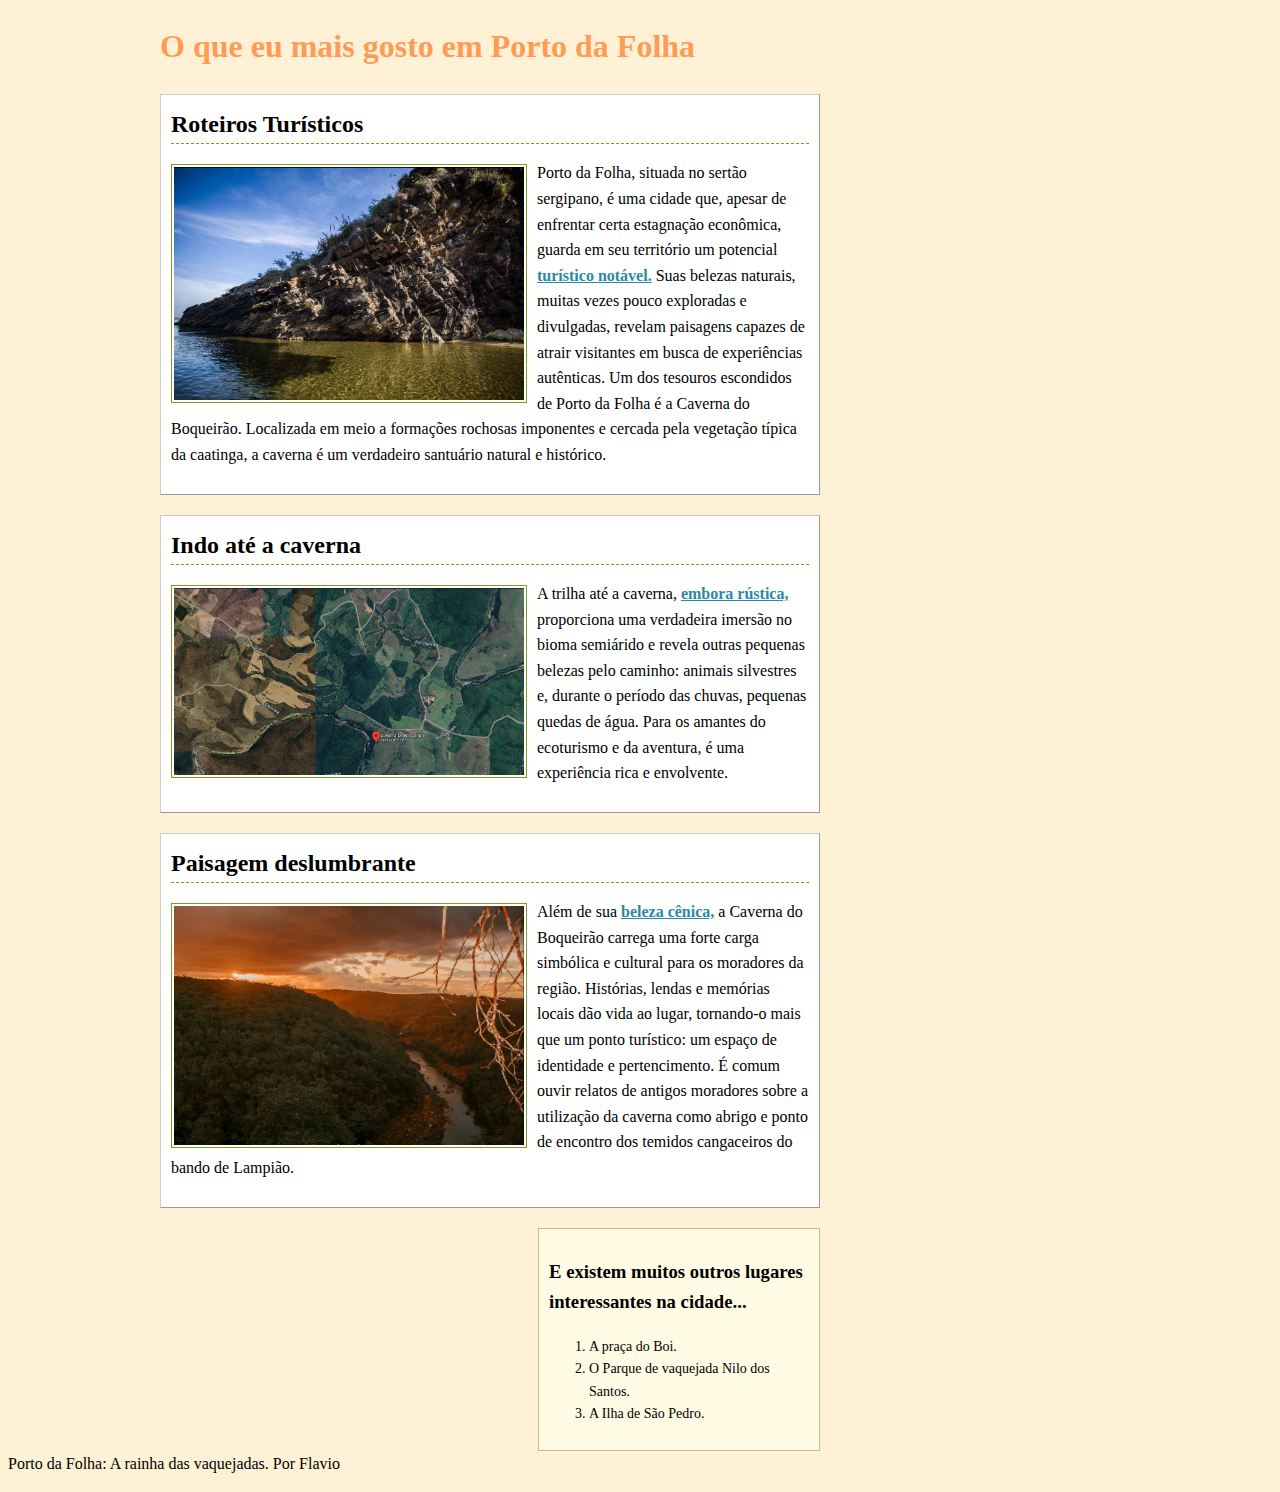
<file: index.html>
<!DOCTYPE HTML>
<html lang="pt-br">
<head>
    <meta charset="UTF-8">
    <title>O que eu mais gosto em Porto da Folha</title>
    <link rel="stylesheet" href="CSS/Style.css">
</head>

<body>
    <div class="container">
        <h1><a href="#">O que eu mais gosto em Porto da Folha</a></h1>

        <div class="places">

            <div class="place">
                <h2>Roteiros Turísticos</h2>
                <img src="imagens/1.png" alt="Imagem da Caverna">
                <p>
                    Porto da Folha, situada no sertão sergipano, é uma cidade que, apesar de enfrentar certa estagnação econômica,
                    guarda em seu território um potencial
                    <a href="https://www.sergipetradetour.com.br/atrativo/115" target="_blank">turístico notável.</a>
                    Suas belezas naturais, muitas vezes pouco exploradas e divulgadas, revelam paisagens capazes de atrair
                    visitantes em busca de experiências autênticas. Um dos tesouros escondidos de Porto da Folha é a Caverna do
                    Boqueirão. Localizada em meio a formações rochosas imponentes e cercada pela vegetação típica da caatinga,
                    a caverna é um verdadeiro santuário natural e histórico.
                </p>
                <div class="clear"></div>
            </div>

            <div class="place">
                <h2>Indo até a caverna</h2>
                <img src="imagens/2.jpg" alt="Trilha até a caverna">
                <p>
                    A trilha até a caverna, <a href="https://www.destaquenoticias.com.br/caverna-atrai-turistas-trilheiros-para-porto-da-folha-2/" 
                    target="_blank">embora rústica,</a> proporciona uma verdadeira imersão no bioma semiárido e revela outras pequenas belezas 
                    pelo caminho: animais silvestres e, durante o período das chuvas, pequenas quedas de água. Para os amantes do ecoturismo e 
                    da aventura, é uma experiência rica e envolvente.
                </p>
                <div class="clear"></div>
            </div>

            <div class="place">
                <h2>Paisagem deslumbrante</h2>
                <img src="imagens/3.png" alt="Caverna do Boqueirão">
                <p>
                    Além de sua <a href="https://www.google.com/maps/place/Caverna+Do+Boqueirão" target="_blank">beleza cênica,</a> a 
                    Caverna do Boqueirão carrega uma forte carga simbólica e cultural para os moradores da região. Histórias, lendas e memórias 
                    locais dão vida ao lugar, tornando-o mais que um ponto turístico: um espaço de identidade e pertencimento. É comum ouvir relatos 
                    de antigos moradores sobre a utilização da caverna como abrigo e ponto de encontro dos temidos cangaceiros do bando de Lampião.
                </p>
                <div class="clear"></div>
            </div>

            <div class="sidenote">
                <h3>E existem muitos outros lugares interessantes na cidade...</h3>
                <ol>
                    <li>A praça do Boi.</li>
                    <li>O Parque de vaquejada Nilo dos Santos.</li>
                    <li>A Ilha de São Pedro.</li>
                </ol>
            </div>

        </div>
    </div>
        <div class='footer clear'>
            <p>Porto da Folha: A rainha das vaquejadas. Por Flavio</p>
</div>

</body>
</html>
</file>
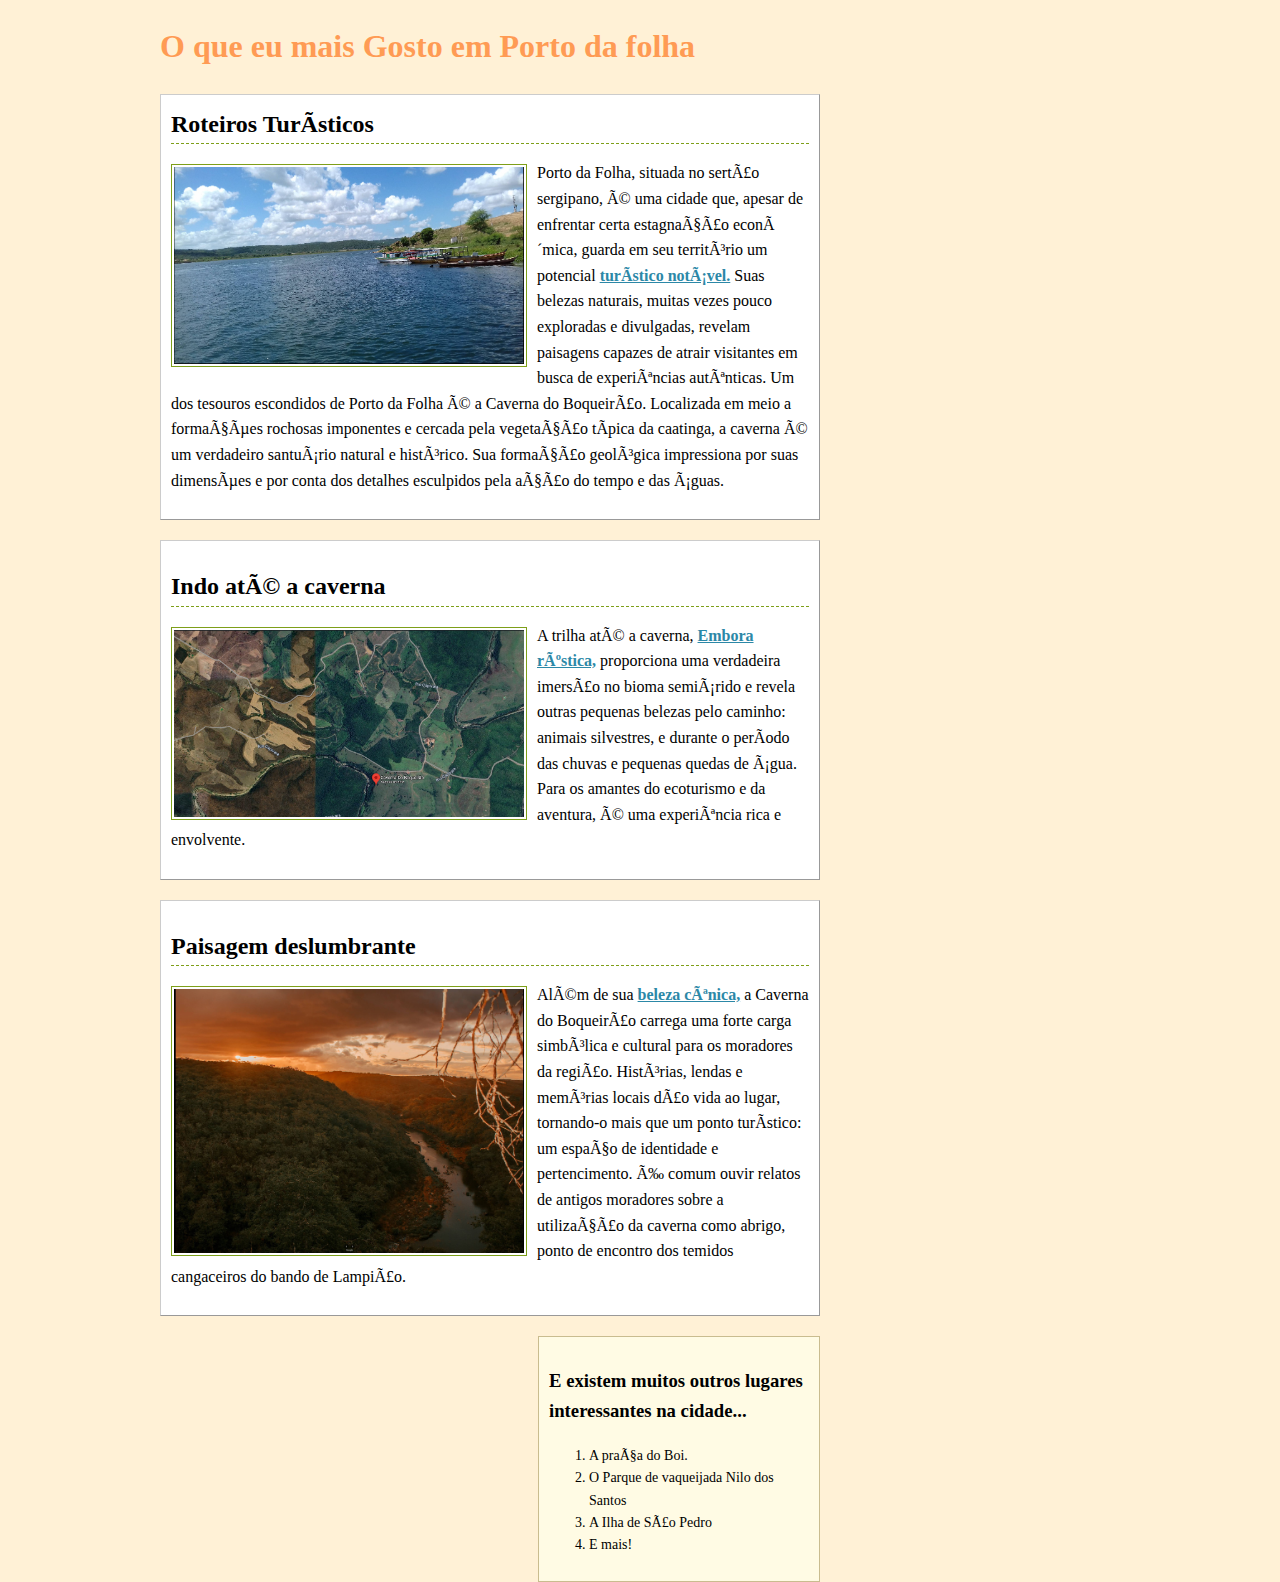
<file: Index.html>
<!DOCTYPE HTML>
<html lang="pt-br">


<head>
    <meta charset="UTF-8>">
    <title>O que eu mais gosto em Porto da Folha</title>
    <link rel="stylesheet" href="CSS/Style.css">
</head>

<body>
    <div class="container">
    <h1><a href=""> O que eu mais Gosto em Porto da folha </a></h1>
    
    
      <div class="places">
        
        <div class="place">
                <h2> Roteiros Turísticos</h2>
                <img src='Imagens/1.jpg'>
    <p>
        Porto da Folha, situada no sertão sergipano, é uma cidade que, apesar de enfrentar certa estagnação econômica, guarda 
        em seu território um potencial <a href="https://www.sergipetradetour.com.br/atrativo/115" target="_blank"> turístico notável.</a> 
        Suas belezas naturais, muitas vezes pouco exploradas e divulgadas, revelam paisagens capazes de atrair visitantes em busca
        de experiências autênticas. Um dos tesouros escondidos de Porto da Folha é a Caverna do Boqueirão. Localizada em meio a 
        formações rochosas imponentes e cercada pela vegetação típica da caatinga, a caverna é um verdadeiro santuário natural e
        histórico. Sua formação geológica impressiona por suas dimensões e por conta dos detalhes esculpidos pela ação do tempo e das 
        águas.
        </p>
        <div class="clear">


        </div>
            </div>


<div class="place">    
<p>
    <h2>Indo até a caverna</h2>
<img src="Imagens/3.jpg">
    <p>A trilha até a caverna, <a href="https://www.destaquenoticias.com.br/caverna-atrai-turistas-trilheiros-para-porto-da-folha-2/" 
        target="_blank"> Embora rústica,</a> proporciona uma verdadeira imersão no bioma semiárido e revela outras pequenas belezas 
        pelo caminho: animais silvestres, e durante o período das chuvas e pequenas quedas de água. Para os amantes do ecoturismo e 
        da aventura, é uma experiência rica e envolvente.</p>
    </p>
    <div class="clear">
    </div>
    </div>


<div class="place">
<p>
<h2> Paisagem deslumbrante</h2>
<img src="Imagens/2.jpg">
<p>
    Além de sua <a href="https://www.google.com/maps/place/Caverna+Do+Boqueir%C3%A3o/@-10.0094392,-37
    .3631907,3a,75y,90t/data=!3m8!1e2!3m6!1sAF1QipOdDOUqBDHngJnFfQK5B1-fYJ2s8GtmhJW7y4u8!2e10!3e12!6shttps:%2
    F%2Flh3.googleusercontent.com%2Fp%2FAF1QipOdDOUqBDHngJnFfQK5B1-fYJ2s8GtmhJW7y4u8%3Dw352-h298-k-no!7i3945!8i
    3334!4m18!1m8!3m7!1s0x70f6133c0371699:0xd9d2900e7750b8fa!2sCaverna+Do+Boqueir%C3%A3o!8m2!3d-10.0094392!4d-37.363190
    7!10e5!16s%2Fg%2F11rxsvs_rm!3m8!1s0x70f6133c0371699:0xd9d2900e7750b8fa!8m2!3d-10.0094392!4d-37.3631907!10e5!14m1!1B
    CgIgAQ!16s%2Fg%2F11rxsvs_rm?entry=ttu&g_ep=EgoyMDI1MDcwOS4wIKXMDSoASAFQAw%3D%3D" target="_blank">beleza cênica,</a> a 
    Caverna do Boqueirão carrega uma forte carga simbólica e cultural para os moradores da região. Histórias, lendas e memórias 
    locais dão vida ao lugar, tornando-o mais que um ponto turístico: um espaço de identidade e pertencimento. É comum ouvir relatos 
    de antigos moradores sobre a utilização da caverna como abrigo, ponto de encontro dos temidos cangaceiros do bando de Lampião.
    <div class="container"> 
        <div class="clear"></div>
    </div>
</p>
</p>
      </div>
          <div class='sidenote'>
      <h3>E existem muitos outros lugares interessantes na cidade...</h3>
      <ol>
        <li>A praça do Boi.</li>
        <li>O Parque de vaqueijada Nilo dos Santos</li>
        <li>A Ilha de São Pedro</li>
        <li>E mais!</li>
      </ol>
    </div>
      </div>

</div>


</body>

</html>
</file>
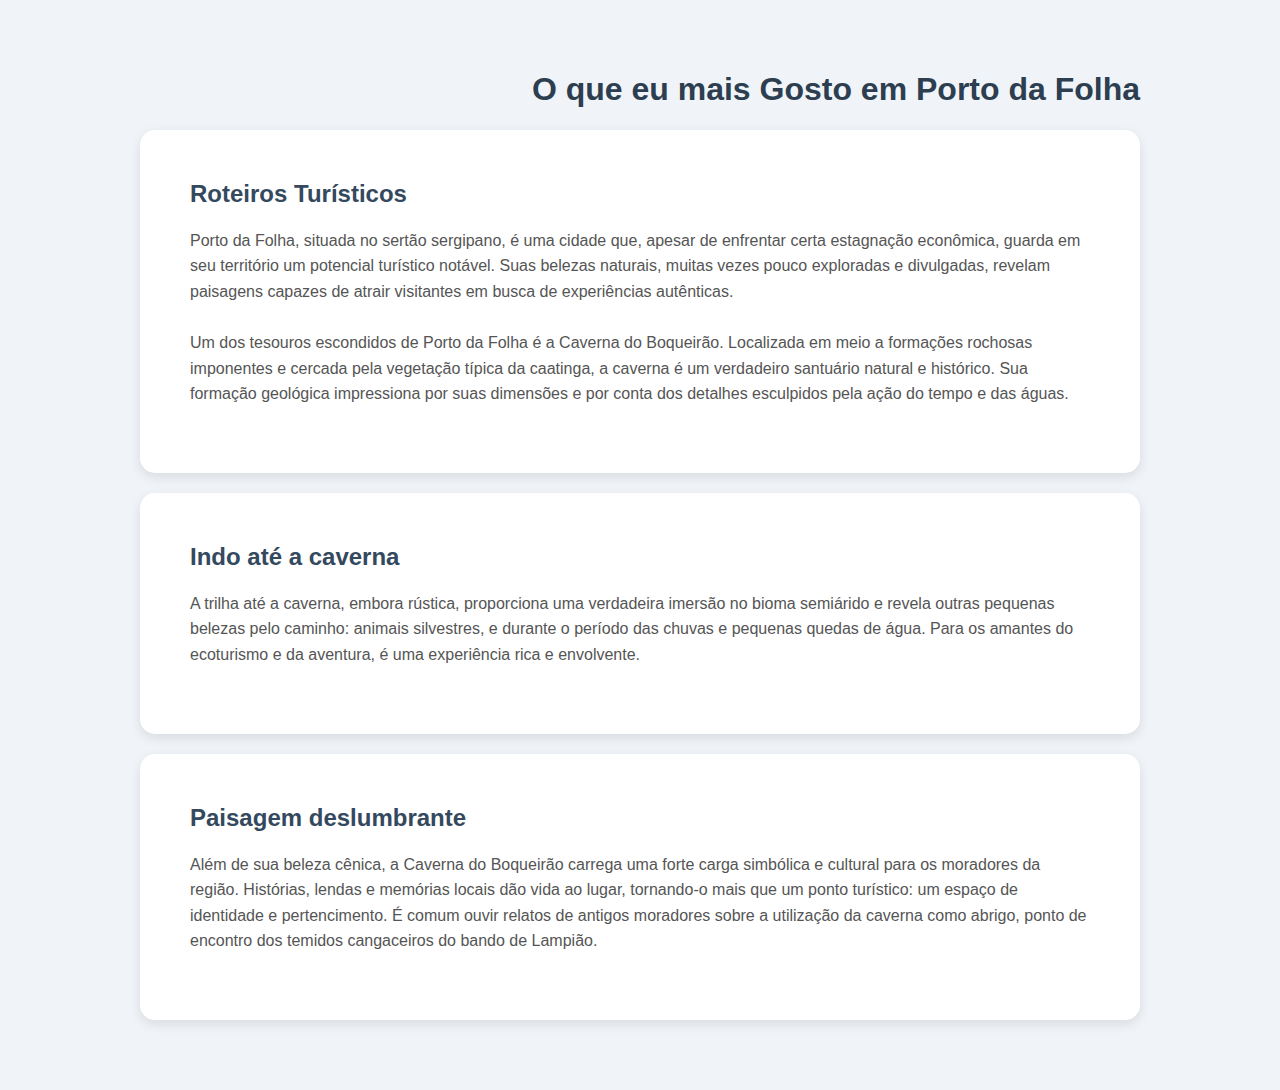
<file: Minha cidade gepeto.html>
<!DOCTYPE HTML>
<html lang="pt-br">
<head>
    <meta charset="UTF-8">
    <title>O que eu mais gosto em Porto da Folha</title>
    <style>
        body {
            font-family: Arial, sans-serif;
            background-color: #f0f4f8;
            margin: 0;
            padding: 50px;
        }

        .container {
            max-width: 1000px;
            margin: auto;
        }

        h1 {
            text-align: right;
            color: #2c3e50;
        }

        .box {
            background-color: #ffffff;
            border-radius: 15px;
            box-shadow: 0 4px 12px rgba(0, 0, 0, 0.1);
            padding: 50px;
            margin: 20px 0;
        }

        h2 {
            color: #34495e;
            margin-top: 0;
        }

        p {
            color: #555555;
            line-height: 1.6;
        }
    </style>
</head>
<body>
    <div class="container">
        <h1>O que eu mais Gosto em Porto da Folha</h1>

        <div class="box">
            <h2>Roteiros Turísticos</h2>
            <p>
                Porto da Folha, situada no sertão sergipano, é uma cidade que, apesar de enfrentar certa estagnação econômica, guarda em seu território um potencial turístico notável. Suas belezas naturais, muitas vezes pouco exploradas e divulgadas, revelam paisagens capazes de atrair visitantes em busca de experiências autênticas.
                <br><br>
                Um dos tesouros escondidos de Porto da Folha é a Caverna do Boqueirão. Localizada em meio a formações rochosas imponentes e cercada pela vegetação típica da caatinga, a caverna é um verdadeiro santuário natural e histórico. Sua formação geológica impressiona por suas dimensões e por conta dos detalhes esculpidos pela ação do tempo e das águas.
            </p>
        </div>

        <div class="box">
            <h2>Indo até a caverna</h2>
            <p>
                A trilha até a caverna, embora rústica, proporciona uma verdadeira imersão no bioma semiárido e revela outras pequenas belezas pelo caminho: animais silvestres, e durante o período das chuvas e pequenas quedas de água. Para os amantes do ecoturismo e da aventura, é uma experiência rica e envolvente.
            </p>
        </div>

        <div class="box">
            <h2>Paisagem deslumbrante</h2>
            <p>
                Além de sua beleza cênica, a Caverna do Boqueirão carrega uma forte carga simbólica e cultural para os moradores da região. Histórias, lendas e memórias locais dão vida ao lugar, tornando-o mais que um ponto turístico: um espaço de identidade e pertencimento. É comum ouvir relatos de antigos moradores sobre a utilização da caverna como abrigo, ponto de encontro dos temidos cangaceiros do bando de Lampião.
            </p>
        </div>
    </div>
</body>
</html>
</file>
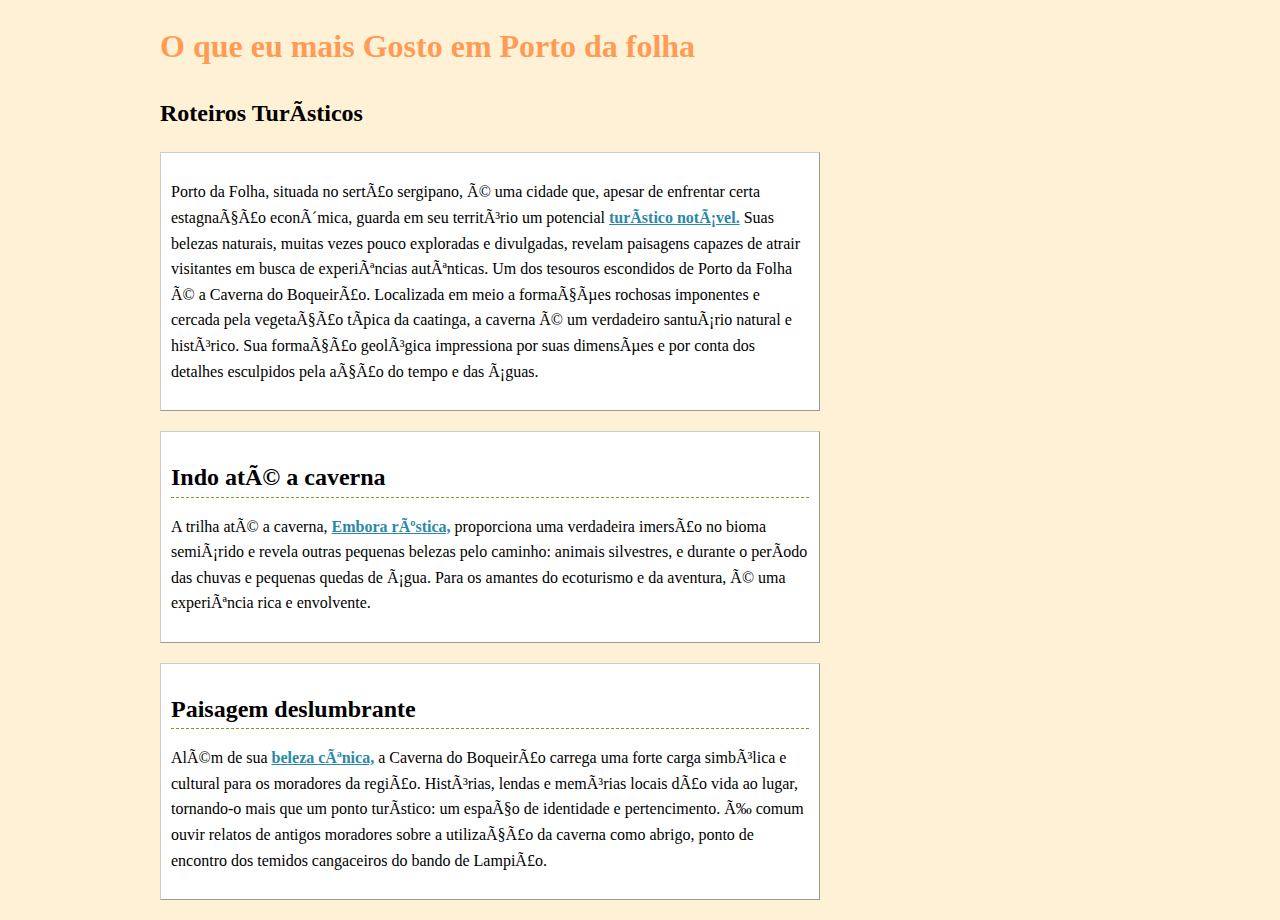
<file: Minha cidade Porto da folha 3.0.html>
<!DOCTYPE HTML>
<html lang="pt-br">


<head>
    <meta charset="UTF-8>">
    <title>O que eu mais gosto em Porto da Folha</title>
    <link rel="stylesheet" href="CSS/Style.css">
</head>

<body>
    <div class="container">
    <h1><a href=""> O que eu mais Gosto em Porto da folha </a></h1>
    
    
    <h2> Roteiros Turísticos</h2>
      <div class="places">
        
        <div class="place">
    <p>
        Porto da Folha, situada no sertão sergipano, é uma cidade que, apesar de enfrentar certa estagnação econômica, guarda 
        em seu território um potencial <a href="https://www.sergipetradetour.com.br/atrativo/115" target="_blank"> turístico notável.</a> 
        Suas belezas naturais, muitas vezes pouco exploradas e divulgadas, revelam paisagens capazes de atrair visitantes em busca
        de experiências autênticas. Um dos tesouros escondidos de Porto da Folha é a Caverna do Boqueirão. Localizada em meio a 
        formações rochosas imponentes e cercada pela vegetação típica da caatinga, a caverna é um verdadeiro santuário natural e
        histórico. Sua formação geológica impressiona por suas dimensões e por conta dos detalhes esculpidos pela ação do tempo e das 
        águas.
        </p>
        <div class="clear">

        </div>
            </div>


<div class="place">    
<p>
    <h2>Indo até a caverna</h2>
    <p>A trilha até a caverna, <a href="https://www.destaquenoticias.com.br/caverna-atrai-turistas-trilheiros-para-porto-da-folha-2/" 
        target="_blank"> Embora rústica,</a> proporciona uma verdadeira imersão no bioma semiárido e revela outras pequenas belezas 
        pelo caminho: animais silvestres, e durante o período das chuvas e pequenas quedas de água. Para os amantes do ecoturismo e 
        da aventura, é uma experiência rica e envolvente.</p>
    </p>
    <div class="clear">
    </div>
    </div>


<div class="place">
<p>
<h2> Paisagem deslumbrante</h2>
<p>
    Além de sua <a href="https://www.google.com/maps/place/Caverna+Do+Boqueir%C3%A3o/@-10.0094392,-37
    .3631907,3a,75y,90t/data=!3m8!1e2!3m6!1sAF1QipOdDOUqBDHngJnFfQK5B1-fYJ2s8GtmhJW7y4u8!2e10!3e12!6shttps:%2
    F%2Flh3.googleusercontent.com%2Fp%2FAF1QipOdDOUqBDHngJnFfQK5B1-fYJ2s8GtmhJW7y4u8%3Dw352-h298-k-no!7i3945!8i
    3334!4m18!1m8!3m7!1s0x70f6133c0371699:0xd9d2900e7750b8fa!2sCaverna+Do+Boqueir%C3%A3o!8m2!3d-10.0094392!4d-37.363190
    7!10e5!16s%2Fg%2F11rxsvs_rm!3m8!1s0x70f6133c0371699:0xd9d2900e7750b8fa!8m2!3d-10.0094392!4d-37.3631907!10e5!14m1!1B
    CgIgAQ!16s%2Fg%2F11rxsvs_rm?entry=ttu&g_ep=EgoyMDI1MDcwOS4wIKXMDSoASAFQAw%3D%3D" target="_blank">beleza cênica,</a> a 
    Caverna do Boqueirão carrega uma forte carga simbólica e cultural para os moradores da região. Histórias, lendas e memórias 
    locais dão vida ao lugar, tornando-o mais que um ponto turístico: um espaço de identidade e pertencimento. É comum ouvir relatos 
    de antigos moradores sobre a utilização da caverna como abrigo, ponto de encontro dos temidos cangaceiros do bando de Lampião.
    <div class="container"> 
    </div>
</p>
</p>
      </div>
      </div>



</body>

</html>
</file>
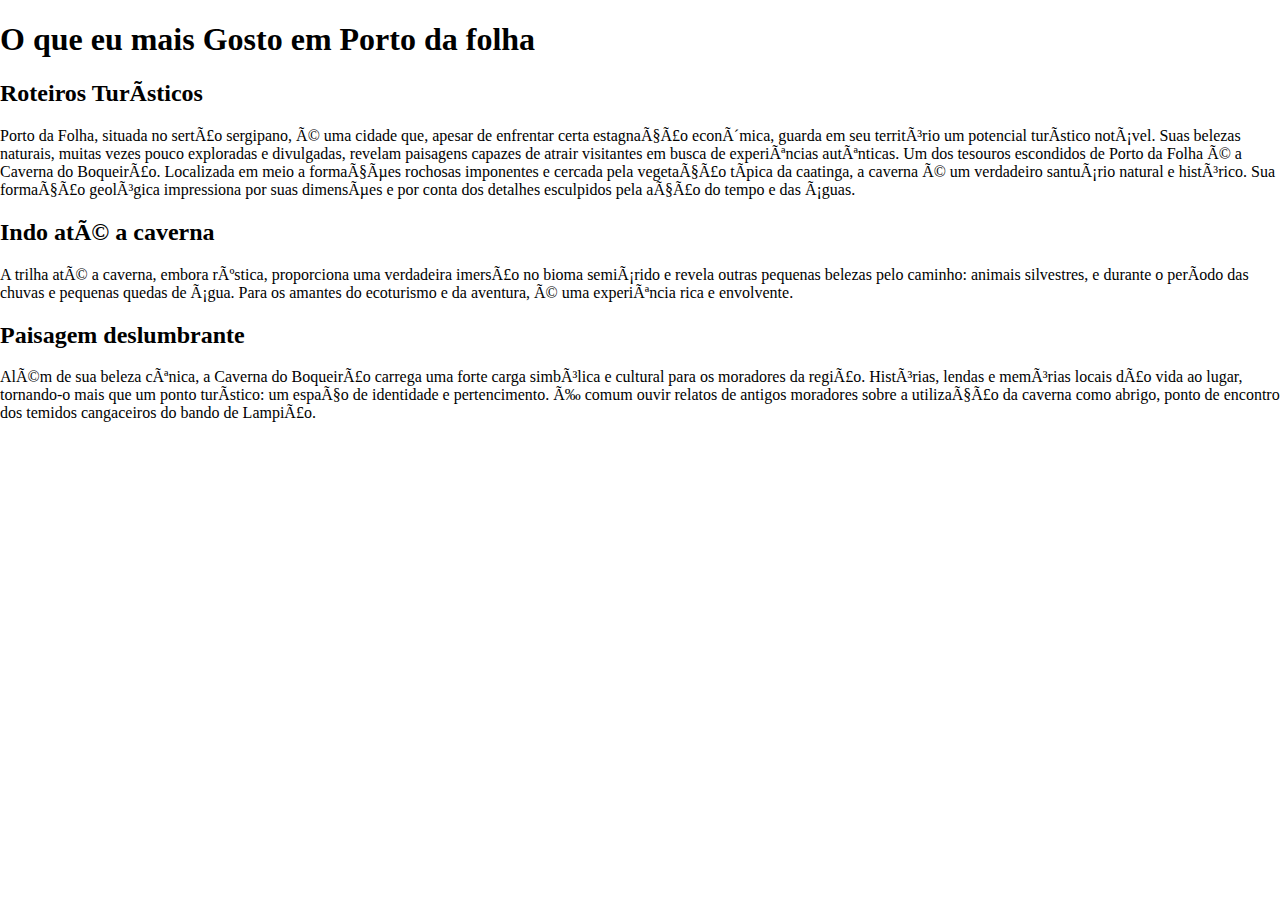
<file: Minha cidade porto da Folha.html>
<!DOCTYPE HTML>
<html lang="pt-br"> </html> 
<meta charset="UTF-8>">
<head>
<title>O que eu mais gosto em Porto da Folha</title>
<style>
    body {
        margin: 0%;
        color: peachpuff
        font-family:a;
        }
</style>
</head>
<body> 
    <h1>O que eu mais Gosto em Porto da folha</h1>
    <h2> Roteiros Turísticos</h2>
    <p>
        Porto da Folha, situada no sertão sergipano, é uma cidade que, apesar de enfrentar certa estagnação econômica, guarda em seu território um potencial turístico notável. Suas belezas naturais, muitas vezes pouco exploradas e divulgadas, revelam paisagens capazes de atrair visitantes em busca de experiências autênticas.
Um dos tesouros escondidos de Porto da Folha é a Caverna do Boqueirão. Localizada em meio a formações rochosas imponentes e cercada pela vegetação típica da caatinga, a caverna é um verdadeiro santuário natural e histórico. Sua formação geológica impressiona por suas dimensões e por conta dos detalhes esculpidos pela ação do tempo e das águas.
    </p>
    <h2>Indo até a caverna</h2>
    <p>A trilha até a caverna, embora rústica, proporciona uma verdadeira imersão no bioma semiárido e revela outras pequenas belezas pelo caminho: animais silvestres, e durante o período das chuvas e pequenas quedas de água. Para os amantes do ecoturismo e da aventura, é uma experiência rica e envolvente.
</p>
<h2> Paisagem deslumbrante</h2>
<p>
    Além de sua beleza cênica, a Caverna do Boqueirão carrega uma forte carga simbólica e cultural para os moradores da região. Histórias, lendas e memórias locais dão vida ao lugar, tornando-o mais que um ponto turístico: um espaço de identidade e pertencimento. É comum ouvir relatos de antigos moradores sobre a utilização da caverna como abrigo, ponto de encontro dos temidos cangaceiros do bando de Lampião.
</p>
</body>
</file>
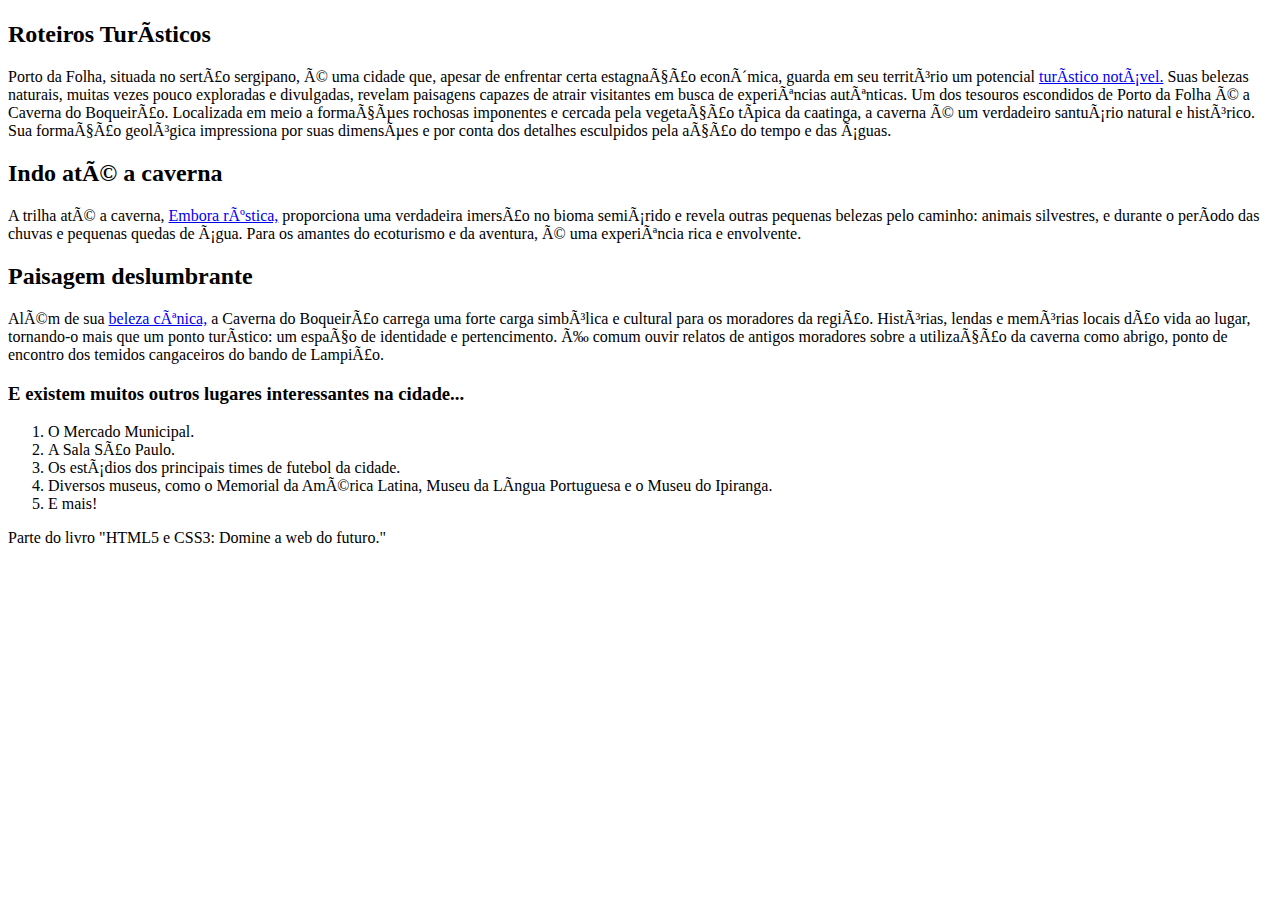
<file: Minha cidade.html>
<!DOCTYPE HTML>
<html lang="pt-br"> </html> 
<meta charset="UTF-8>">

<head>
<title>O que eu mais gosto em Porto da Folha</title>
</head>

<body>
    <div class="container">
    <h1><a href=" que eu mais Gosto em Porto da folha"></a></h1>
    
    
    <h2> Roteiros Turísticos</h2>
      <div class="places">
        
        <div class="place">
    <p>
        Porto da Folha, situada no sertão sergipano, é uma cidade que, apesar de enfrentar certa estagnação econômica, guarda 
        em seu território um potencial <a href="https://www.sergipetradetour.com.br/atrativo/115" target="_blank"> turístico notável.</a> 
        Suas belezas naturais, muitas vezes pouco exploradas e divulgadas, revelam paisagens capazes de atrair visitantes em busca
        de experiências autênticas. Um dos tesouros escondidos de Porto da Folha é a Caverna do Boqueirão. Localizada em meio a 
        formações rochosas imponentes e cercada pela vegetação típica da caatinga, a caverna é um verdadeiro santuário natural e
        histórico. Sua formação geológica impressiona por suas dimensões e por conta dos detalhes esculpidos pela ação do tempo e das 
        águas.
        </p>
        <div class="clear">

        </div>
            </div>


<div class="place">    
<p>
    <h2>Indo até a caverna</h2>
    <p>A trilha até a caverna, <a href="https://www.destaquenoticias.com.br/caverna-atrai-turistas-trilheiros-para-porto-da-folha-2/" 
        target="_blank"> Embora rústica,</a> proporciona uma verdadeira imersão no bioma semiárido e revela outras pequenas belezas 
        pelo caminho: animais silvestres, e durante o período das chuvas e pequenas quedas de água. Para os amantes do ecoturismo e 
        da aventura, é uma experiência rica e envolvente.</p>
    </p>
    <div class="clear">
    </div>
    </div>


<div class="place">
<p>
<h2> Paisagem deslumbrante</h2>
<p>
    Além de sua <a href="https://www.google.com/maps/place/Caverna+Do+Boqueir%C3%A3o/@-10.0094392,-37
    .3631907,3a,75y,90t/data=!3m8!1e2!3m6!1sAF1QipOdDOUqBDHngJnFfQK5B1-fYJ2s8GtmhJW7y4u8!2e10!3e12!6shttps:%2
    F%2Flh3.googleusercontent.com%2Fp%2FAF1QipOdDOUqBDHngJnFfQK5B1-fYJ2s8GtmhJW7y4u8%3Dw352-h298-k-no!7i3945!8i
    3334!4m18!1m8!3m7!1s0x70f6133c0371699:0xd9d2900e7750b8fa!2sCaverna+Do+Boqueir%C3%A3o!8m2!3d-10.0094392!4d-37.363190
    7!10e5!16s%2Fg%2F11rxsvs_rm!3m8!1s0x70f6133c0371699:0xd9d2900e7750b8fa!8m2!3d-10.0094392!4d-37.3631907!10e5!14m1!1B
    CgIgAQ!16s%2Fg%2F11rxsvs_rm?entry=ttu&g_ep=EgoyMDI1MDcwOS4wIKXMDSoASAFQAw%3D%3D" target="_blank">beleza cênica,</a> a 
    Caverna do Boqueirão carrega uma forte carga simbólica e cultural para os moradores da região. Histórias, lendas e memórias 
    locais dão vida ao lugar, tornando-o mais que um ponto turístico: um espaço de identidade e pertencimento. É comum ouvir relatos 
    de antigos moradores sobre a utilização da caverna como abrigo, ponto de encontro dos temidos cangaceiros do bando de Lampião.
    <div class="container"> 
    </div>
</p>
</p>
</div>

      <div class="sidenote"> 
     <div class='sidenote'>
      <h3>E existem muitos outros lugares interessantes na cidade...</h3>
      <ol>
        <li>O Mercado Municipal.</li>
        <li>A Sala São Paulo.</li>
        <li>Os estádios dos principais times de futebol da cidade.</li>
        <li>Diversos museus, como o Memorial da América Latina, Museu da Língua Portuguesa e o Museu do Ipiranga.</li>
        <li>E mais!</li>
      </ol>
    </div>
    <div class='footer clear'>
      <p>Parte do livro "HTML5 e CSS3: Domine a web do futuro."</p>
    </div>
  </div>

      </div>
      </div>



</body>
</file>
<file: CSS/Style.css>
body {
    background: #FFF1D6;
    font-family: 'Lucida Grande', 'Lucida Sans Unicode', 'Verdana', 'Sans-serif';
    line-height: 1.6;
}

.container {
    margin: 0 auto;
    width: 960px;
}

.place {
    background-color: #fff;
    border: 1px solid #ccc;
    border-color: #ccc #999 #999 #ccc;
    margin-bottom: 20px;
    padding: 10px;
}

.place h2 {
    border-bottom: 1px dashed #7E9F19;
    margin: 0 0 10px 0;
}

.place a {
    color: #2c88a7;
    font-weight: bold;
}

.place img {
    border: 1px solid #7e9f19;
    float: left;
    margin: 10px 10px 0 0;
    padding: 2px;
    width: 350px;
    height: auto;
}

h1 a {
    color: #ff9b54;
    text-decoration: none;
}

h1 a:hover {
    background-color: #ff9b54;
    color: #fff;
}

.clear {
    clear: both;
}

.sidenote {
    background-color: #fffbe4;
    border: 1px solid #C9BC8F;
    float: right;
    padding: 10px;
    width: 260px;
}

.sidenote ol {
    font-size: 14px;
    margin-top: 0;
}
.places {
    float: left;
    width: 660px;
}

.sidenote {
    background-color: #FFFBE4;
    border: 1px solid #C9BC8F;
    float: right;
    padding: 10px;
    width: 260px;
}
</file>
